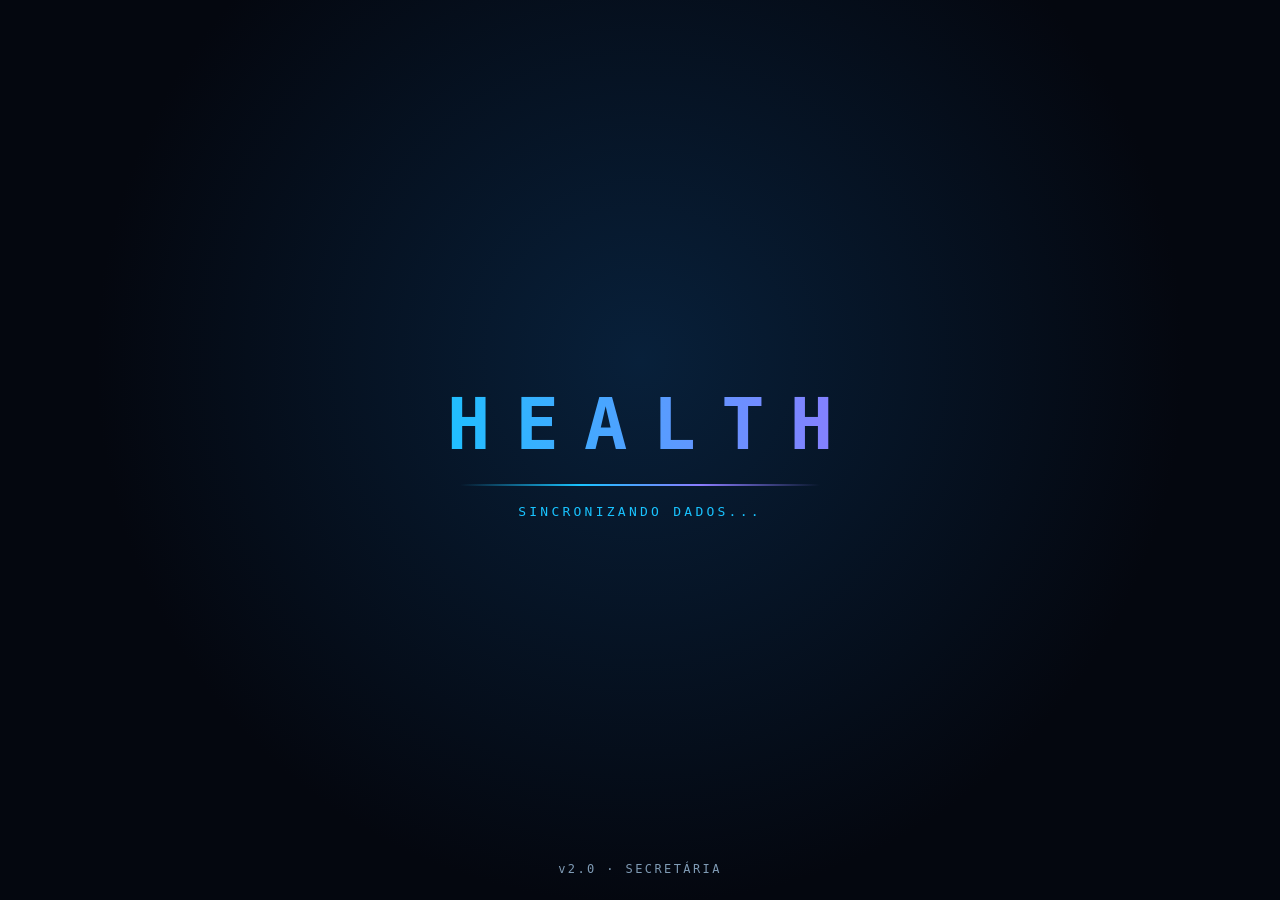
<file: index.html>
<!doctype html>
<html lang="pt-BR">
<head>
<meta charset="utf-8">
<meta name="viewport" content="width=device-width,initial-scale=1,viewport-fit=cover">
<meta name="theme-color" content="#04070f">
<meta name="robots" content="noindex,nofollow">
<link rel="manifest" href="manifest.webmanifest">
<link rel="icon" href="icon-192.png">
<link rel="apple-touch-icon" href="icon-192.png">
<title>Health</title>
<link rel="stylesheet" href="app.css">
</head>
<body>

<div class="screen" id="boot">
  <div class="logo" id="bootName">HEALTH</div>
  <div class="hr"></div>
  <div class="blink">SINCRONIZANDO DADOS...</div>
  <div class="ver">v2.0 · SECRETÁRIA</div>
</div>

<div class="screen out hide" id="activate">
  <div class="logo" id="actName">HEALTH</div>
  <div class="hr"></div>
  <button class="btn-act" id="btnActivate">► ATIVAR SISTEMA</button>
  <div class="blink">TOQUE PARA INICIAR</div>
</div>

<div id="app" class="hide">
  <div class="top">
    <div class="nm" id="topName">HEALTH</div>
    <div class="sp"></div>
    <div class="pill" id="topPill">pronto</div>
  </div>
  <main>
    <!-- INÍCIO -->
    <section class="tab on" id="tab-home">
      <div class="stage">
        <div class="orbwrap idle" id="orb"><div class="ring"></div><div class="ring"></div><div class="ring"></div><div class="orb"></div></div>
        <div class="status" id="status">Toque no orbe ou no microfone</div>
        <div class="you" id="you"></div>
        <div class="reply" id="reply">Fala comigo, Renan. Posso cuidar da sua agenda, e-mails, contas, saúde e responder sobre a sua vida e os seus projetos.</div>
        <div class="row">
          <button class="mic" id="mic" aria-label="Falar">🎙</button>
          <input class="txt" id="txt" placeholder="ou digite e tecle Enter" autocomplete="off">
          <button class="small" id="stop" aria-label="Parar a fala">⏹</button>
        </div>
        <div class="chips" id="chips"></div>
        <div class="card tasks" id="tasksCard">
          <h3>✅ Tarefas</h3>
          <div class="row" style="margin-bottom:8px"><input class="txt" id="taskIn" placeholder="nova tarefa (ex.: ligar pro contador)" autocomplete="off"><input class="txt" id="taskDue" type="date" style="flex:0 0 140px"></div>
          <div id="taskList" class="mut">Carregando...</div>
          <h3 style="margin-top:16px">⏰ Lembretes</h3>
          <div class="row" style="margin-bottom:8px"><input class="txt" id="remIn" placeholder="novo lembrete" autocomplete="off"><input class="txt" id="remAt" type="datetime-local" style="flex:0 0 190px"></div>
          <div id="remList" class="mut">Carregando...</div>
        </div>
      </div>
    </section>

    <!-- AGENDA -->
    <section class="tab" id="tab-agenda">
      <div class="sbhead"><div class="t">📅 AGENDA</div><div class="c"></div>
        <button class="small tiny" id="evAdd" aria-label="Novo compromisso">+</button>
        <button class="small tiny" id="agendaRefresh" aria-label="Atualizar">↻</button></div>
      <div id="agendaBox"></div>
    </section>

    <!-- CAIXA -->
    <section class="tab" id="tab-inbox">
      <div class="sbhead"><div class="t">✉️ CAIXA</div><div class="c"></div>
        <button class="small tiny" id="inboxRefresh" aria-label="Atualizar">↻</button></div>
      <div id="inboxBox"></div>
    </section>

    <!-- SAÚDE -->
    <section class="tab" id="tab-health">
      <h2>Oura</h2>
      <div class="card" id="ouraBox"></div>
      <h2>Pressão e remédio</h2>
      <div class="card">
        <h3>Registrar pressão</h3>
        <div class="grid2">
          <div><label>Sistólica (máxima)</label><input class="inp" id="bpS" type="number" inputmode="numeric" placeholder="120"></div>
          <div><label>Diastólica (mínima)</label><input class="inp" id="bpD" type="number" inputmode="numeric" placeholder="80"></div>
          <div><label>Pulso (opcional)</label><input class="inp" id="bpP" type="number" inputmode="numeric" placeholder="70"></div>
          <div><label>Obs. (opcional)</label><input class="inp" id="bpN" placeholder="após café, em jejum..."></div>
        </div>
        <div class="btnrow"><button class="btn" id="bpSave">Salvar medição</button><button class="btn ghost" id="medTake">💊 Tomei o remédio</button></div>
        <div class="mut" style="margin-top:8px">Por voz: diga "registrar pressão 12 por 8".</div>
      </div>
      <div class="card"><h3>Últimas medições</h3><div id="bpChart"></div><div id="bpList"></div></div>
      <div class="card"><h3>Remédio</h3><div id="medList" class="mut"></div></div>
      <div class="foot">O Health organiza e mostra tendências. Não substitui médico. Pressão acima de 180/120, dor no peito, falta de ar ou mal-estar forte: procure atendimento.</div>
    </section>

    <!-- MAIS -->
    <section class="tab" id="tab-more">
      <h2>Mais</h2>
      <button class="menu" data-go="digest"><span>☀️</span><div><b>Briefing do dia</b><small>Seu resumo falado da manhã</small></div></button>
      <button class="menu" data-go="brain"><span>🧠</span><div><b>Second Brain</b><small>O que o Health sabe sobre você</small></div></button>
      <button class="menu" data-go="news"><span>📰</span><div><b>Notícias</b><small>Seus assuntos, em manchetes</small></div></button>
      <button class="menu" data-go="cfg"><span>⚙️</span><div><b>Configurações</b><small>Contas, voz, notificações, backup</small></div></button>
    </section>

    <!-- DIGEST -->
    <section class="tab" id="tab-digest">
      <div class="sbhead"><button class="small tiny" data-go="more" aria-label="Voltar">←</button><div class="t">☀️ BRIEFING DO DIA</div></div>
      <div class="card"><div class="mut" id="digestDay"></div><div id="digestText" class="digest"></div>
        <div class="btnrow"><button class="btn" id="digestListen">🔊 Ouvir</button><button class="btn ghost" id="digestNow">Gerar agora</button></div></div>
      <div class="mut">Chega sozinho às 7h, com notificação no celular. Por voz: diga "bom dia".</div>
      <div class="sbhead" style="margin-top:18px"><div class="t">📋 REVISÃO DA SEMANA</div></div>
      <div class="card"><div class="mut" id="reviewDay"></div><div id="reviewText" class="digest"></div>
        <div class="btnrow"><button class="btn" id="reviewListen">🔊 Ouvir</button><button class="btn ghost" id="reviewNow">Gerar agora</button></div></div>
      <div class="mut">Chega sozinha todo domingo às 18h.</div>
    </section>

    <!-- SECOND BRAIN -->
    <section class="tab" id="tab-brain">
      <div class="sbhead">
        <button class="small tiny" data-go="more" aria-label="Voltar">←</button>
        <div class="t">🧠 SECOND BRAIN</div>
        <div class="c" id="sbCount"></div>
        <button class="small tiny" id="sbAdd" aria-label="Nova nota">+</button>
        <button class="small tiny" id="sbReload" aria-label="Recarregar">↻</button>
      </div>
      <div class="graph" id="graph"></div>
      <div class="legend" id="legend"></div>
      <div class="card hide" id="sbEmpty">
        <h3>Seu Second Brain está vazio</h3>
        <div class="mut">Importe o arquivo <b>seed-secondbrain.json</b> (está na pasta privado do seu Drive) para carregar suas notas.</div>
        <div class="btnrow"><button class="btn" id="sbImportBtn">Importar notas</button></div>
      </div>
    </section>

    <!-- NOTÍCIAS -->
    <section class="tab" id="tab-news">
      <div class="sbhead"><button class="small tiny" data-go="more" aria-label="Voltar">←</button><div class="t">📰 NOTÍCIAS</div><div class="c"></div>
        <button class="small tiny" id="newsRefresh" aria-label="Atualizar">↻</button></div>
      <div id="newsBox"></div>
    </section>

    <!-- CONFIG -->
    <section class="tab" id="tab-cfg">
      <div class="sbhead"><button class="small tiny" data-go="more" aria-label="Voltar">←</button><div class="t">⚙️ CONFIGURAÇÕES</div></div>
      <div class="card">
        <h3>Servidor</h3>
        <div class="mut" id="srvState"></div>
        <div class="btnrow" id="cfgRemote"><button class="btn ghost" id="logoutBtn">Sair da conta</button></div>
      </div>
      <div class="card">
        <h3>Cérebro e voz</h3>
        <div id="cfgLocal"><label>Chave da API da Anthropic (modo local)</label>
          <input class="inp" id="cfgKey" type="password" placeholder="sk-ant-..." autocomplete="off">
          <div class="foot" style="margin:6px 0 10px">Fica só neste aparelho. Com o servidor ativado, a chave sai do celular.</div></div>
        <label>Nível</label>
        <select class="inp" id="cfgModel"></select>
        <label style="margin-top:10px">Voz</label>
        <select class="inp" id="cfgVoiceMode"><option value="server">Natural (servidor)</option><option value="browser">Do navegador</option></select>
        <label style="margin-top:10px">Motor da voz natural</label>
        <select class="inp" id="cfgVoiceProv"><option value="google">Google (Chirp 3 HD)</option><option value="elevenlabs">ElevenLabs (mordomo britânico)</option></select>
        <label style="margin-top:10px">Voz</label>
        <select class="inp" id="cfgVoiceName"></select>
        <div class="btnrow"><button class="btn" id="cfgSave">Salvar</button><button class="btn ghost" id="cfgVoiceTest">Testar voz</button></div>
      </div>
      <div class="card" id="googleCard">
        <h3>Contas de e-mail e agenda</h3>
        <div id="gAccounts" class="mut"></div>
        <h3 style="margin-top:14px">+ Conta Google (Gmail e Agenda)</h3>
        <div class="grid2">
          <div><label>Apelido</label><input class="inp" id="gLabel" placeholder="Pessoal"></div>
          <div><label>Cor</label><input class="inp" id="gColor" type="color" value="#19c3ff" style="padding:4px;height:44px"></div>
        </div>
        <div class="btnrow"><button class="btn" id="gAdd">Conectar conta Google</button></div>
        <h3 style="margin-top:18px">+ Outro e-mail (IMAP: Locaweb e similares)</h3>
        <label>E-mail</label><input class="inp" id="iEmail" type="email" placeholder="renan@personalizebr.com.br" autocomplete="off">
        <label style="margin-top:8px">Senha do e-mail</label><input class="inp" id="iPass" type="password" autocomplete="new-password">
        <div class="grid2" style="margin-top:8px">
          <div><label>Servidor IMAP</label><input class="inp" id="iHost" value="email-ssl.com.br"></div>
          <div><label>Apelido</label><input class="inp" id="iLabel" placeholder="Personalize BR"></div>
        </div>
        <label style="margin-top:8px">Cor</label><input class="inp" id="iColor" type="color" value="#8b7cff" style="padding:4px;height:44px">
        <div class="btnrow"><button class="btn" id="iAdd">Conectar e-mail</button></div>
        <div class="foot">Só leitura: o Health nunca envia, responde, apaga nem marca e-mails como lidos. A senha fica guardada no seu servidor privado. Compromissos só são criados na agenda "Health", com a sua confirmação. A agenda funciona só com contas Google.</div>
      </div>
      <div class="card">
        <h3>Assuntos das notícias</h3>
        <textarea class="inp" id="cfgTopics" rows="7" placeholder="um assunto por linha"></textarea>
        <div class="btnrow"><button class="btn" id="topicsSave">Salvar assuntos</button></div>
      </div>
      <div class="card" id="playbookCard">
        <h3>Regras do Health (suas premissas)</h3>
        <div class="mut" style="margin-bottom:8px">É assim que o Health pensa: prioridades, saúde, dinheiro, trabalho. Edite como quiser; ele passa a seguir na hora.</div>
        <textarea class="inp" id="playbookTxt" rows="14"></textarea>
        <div class="grid2" style="margin-top:8px"><div><label>Hora do remédio (lembrete)</label><input class="inp" id="medHour" type="number" min="5" max="20" value="9"></div></div>
        <div class="btnrow"><button class="btn" id="playbookSave">Salvar regras</button><button class="btn ghost" id="playbookReset">Restaurar padrão</button></div>
      </div>
      <div class="card">
        <h3>Notificações</h3>
        <div class="mut">O briefing das 7h e os avisos chegam como notificação neste celular.</div>
        <div class="btnrow"><button class="btn" id="pushOn">Ativar neste aparelho</button><button class="btn ghost" id="pushTest">Testar</button></div>
      </div>
      <div class="card">
        <h3>Dados</h3>
        <div class="btnrow">
          <button class="btn ghost" id="exportBtn">Exportar backup</button>
          <button class="btn ghost" id="importBtn">Importar notas/backup</button>
          <button class="btn red" id="resetChat">Limpar conversa</button>
        </div>
        <input type="file" id="fileIn" accept="application/json,.json" class="hide">
      </div>
      <div class="card hide" id="installCard">
        <h3>Instalar no celular</h3>
        <div class="btnrow"><button class="btn" id="installBtn">Instalar app</button></div>
      </div>
    </section>
  </main>
  <nav>
    <button data-tab="home" class="on"><span class="ic">◉</span>Início</button>
    <button data-tab="agenda"><span class="ic">📅</span>Agenda</button>
    <button data-tab="inbox"><span class="ic">✉️</span>Caixa<i class="badge hide" id="navBadge">0</i></button>
    <button data-tab="health"><span class="ic">❤</span>Saúde</button>
    <button data-tab="more"><span class="ic">☰</span>Mais</button>
  </nav>
</div>

<div class="modal hide" id="modal"><div class="sheet" id="sheet"></div></div>

<script src="config.js"></script>
<script src="core.js"></script>
<script src="voice.js"></script>
<script src="brain.js"></script>
<script src="health.js"></script>
<script src="agenda.js"></script>
<script src="inbox.js"></script>
<script src="news.js"></script>
<script src="tasks.js"></script>
<script src="main.js"></script>
</body>
</html>
</file>
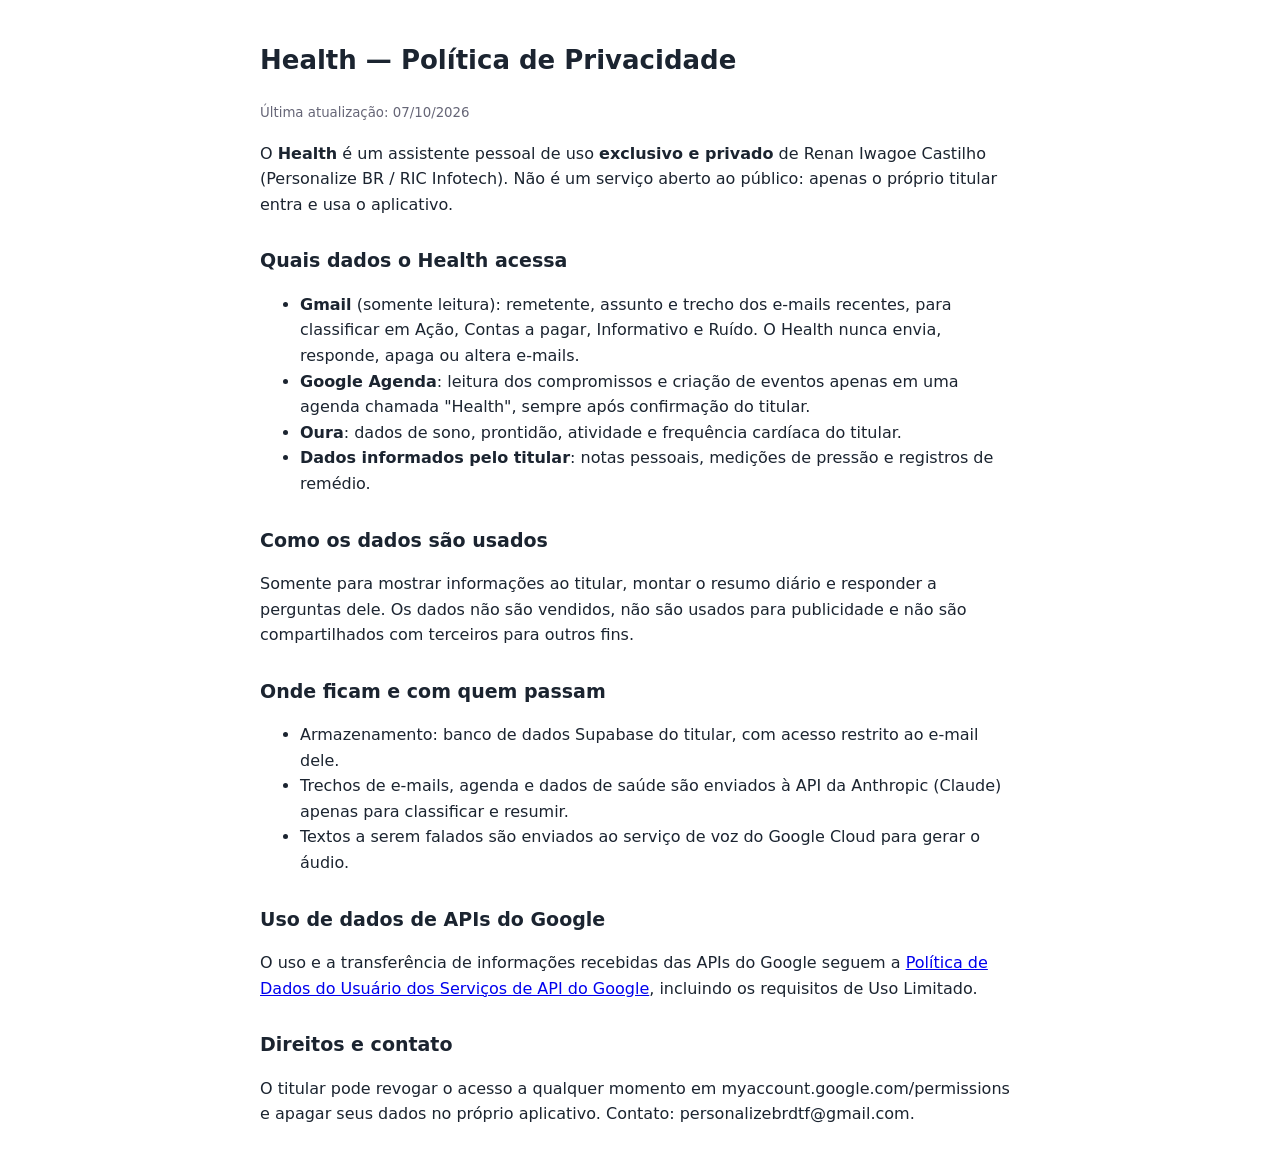
<file: health-privacidade.html>
<!doctype html>
<html lang="pt-BR">
<head>
<meta charset="utf-8">
<meta name="viewport" content="width=device-width,initial-scale=1">
<title>Health — Política de Privacidade</title>
<style>body{font:16px/1.6 system-ui,sans-serif;max-width:760px;margin:40px auto;padding:0 16px;color:#1b2430}h1{font-size:26px}h2{font-size:19px;margin-top:28px}small{color:#667}</style>
</head>
<body>
<h1>Health — Política de Privacidade</h1>
<small>Última atualização: 07/10/2026</small>

<p>O <b>Health</b> é um assistente pessoal de uso <b>exclusivo e privado</b> de Renan Iwagoe Castilho (Personalize BR / RIC Infotech). Não é um serviço aberto ao público: apenas o próprio titular entra e usa o aplicativo.</p>

<h2>Quais dados o Health acessa</h2>
<ul>
<li><b>Gmail</b> (somente leitura): remetente, assunto e trecho dos e-mails recentes, para classificar em Ação, Contas a pagar, Informativo e Ruído. O Health nunca envia, responde, apaga ou altera e-mails.</li>
<li><b>Google Agenda</b>: leitura dos compromissos e criação de eventos apenas em uma agenda chamada "Health", sempre após confirmação do titular.</li>
<li><b>Oura</b>: dados de sono, prontidão, atividade e frequência cardíaca do titular.</li>
<li><b>Dados informados pelo titular</b>: notas pessoais, medições de pressão e registros de remédio.</li>
</ul>

<h2>Como os dados são usados</h2>
<p>Somente para mostrar informações ao titular, montar o resumo diário e responder a perguntas dele. Os dados não são vendidos, não são usados para publicidade e não são compartilhados com terceiros para outros fins.</p>

<h2>Onde ficam e com quem passam</h2>
<ul>
<li>Armazenamento: banco de dados Supabase do titular, com acesso restrito ao e-mail dele.</li>
<li>Trechos de e-mails, agenda e dados de saúde são enviados à API da Anthropic (Claude) apenas para classificar e resumir.</li>
<li>Textos a serem falados são enviados ao serviço de voz do Google Cloud para gerar o áudio.</li>
</ul>

<h2>Uso de dados de APIs do Google</h2>
<p>O uso e a transferência de informações recebidas das APIs do Google seguem a <a href="https://developers.google.com/terms/api-services-user-data-policy">Política de Dados do Usuário dos Serviços de API do Google</a>, incluindo os requisitos de Uso Limitado.</p>

<h2>Direitos e contato</h2>
<p>O titular pode revogar o acesso a qualquer momento em myaccount.google.com/permissions e apagar seus dados no próprio aplicativo. Contato: personalizebrdtf@gmail.com.</p>
</body>
</html>
</file>
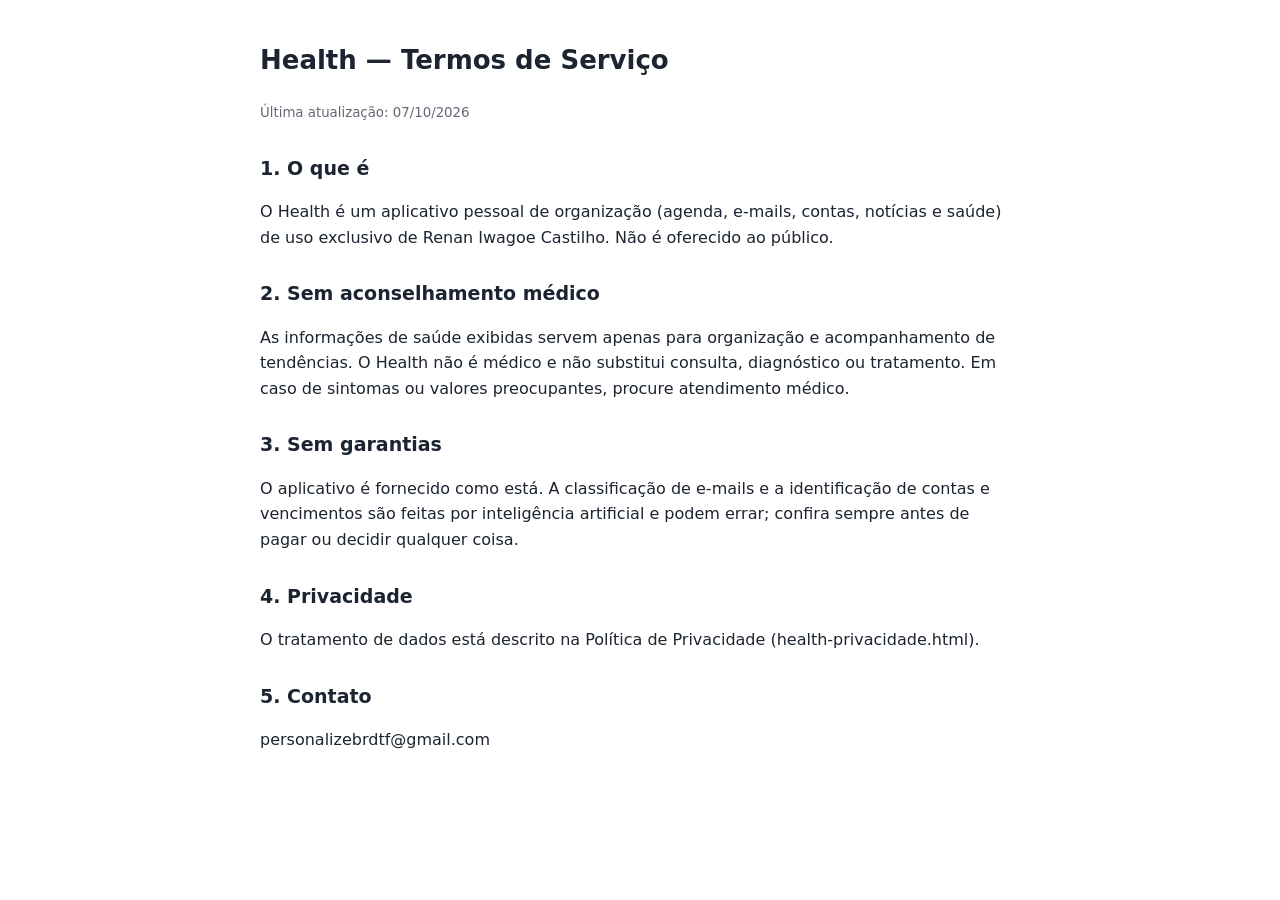
<file: health-termos.html>
<!doctype html>
<html lang="pt-BR">
<head>
<meta charset="utf-8">
<meta name="viewport" content="width=device-width,initial-scale=1">
<title>Health — Termos de Serviço</title>
<style>body{font:16px/1.6 system-ui,sans-serif;max-width:760px;margin:40px auto;padding:0 16px;color:#1b2430}h1{font-size:26px}h2{font-size:19px;margin-top:28px}small{color:#667}</style>
</head>
<body>
<h1>Health — Termos de Serviço</h1>
<small>Última atualização: 07/10/2026</small>

<h2>1. O que é</h2>
<p>O Health é um aplicativo pessoal de organização (agenda, e-mails, contas, notícias e saúde) de uso exclusivo de Renan Iwagoe Castilho. Não é oferecido ao público.</p>

<h2>2. Sem aconselhamento médico</h2>
<p>As informações de saúde exibidas servem apenas para organização e acompanhamento de tendências. O Health não é médico e não substitui consulta, diagnóstico ou tratamento. Em caso de sintomas ou valores preocupantes, procure atendimento médico.</p>

<h2>3. Sem garantias</h2>
<p>O aplicativo é fornecido como está. A classificação de e-mails e a identificação de contas e vencimentos são feitas por inteligência artificial e podem errar; confira sempre antes de pagar ou decidir qualquer coisa.</p>

<h2>4. Privacidade</h2>
<p>O tratamento de dados está descrito na Política de Privacidade (health-privacidade.html).</p>

<h2>5. Contato</h2>
<p>personalizebrdtf@gmail.com</p>
</body>
</html>
</file>
<file: app.css>
:root{--acc:#19c3ff;--acc2:#8b7cff;--bg:#04070f;--panel:#0a1220;--panel2:#0e1a2e;--line:#16304d;--tx:#dff3ff;--mut:#7f9bb5;--ok:#10b981;--warn:#fbbf24;--bad:#ff5547;
--mono:ui-monospace,"SF Mono","Cascadia Mono",Consolas,monospace;--sans:system-ui,-apple-system,"Segoe UI",Roboto,sans-serif}
*{box-sizing:border-box;-webkit-tap-highlight-color:transparent}
html,body{margin:0;height:100%;background:var(--bg);color:var(--tx);font-family:var(--sans);overflow:hidden}
button,input,select,textarea{font:inherit;color:inherit}
.hide{display:none!important}

/* BOOT + ATIVAÇÃO */
.screen{position:fixed;inset:0;display:flex;flex-direction:column;align-items:center;justify-content:center;gap:18px;background:radial-gradient(circle at 50% 40%,#08203a 0,var(--bg) 65%);z-index:50;transition:opacity .6s}
.screen.out{opacity:0;pointer-events:none}
.logo{font-family:var(--mono);font-size:clamp(34px,11vw,72px);letter-spacing:.35em;padding-left:.35em;font-weight:700;background:linear-gradient(90deg,var(--acc),var(--acc2));-webkit-background-clip:text;background-clip:text;color:transparent}
.hr{width:min(70vw,360px);height:2px;background:linear-gradient(90deg,transparent,var(--acc),var(--acc2),transparent)}
.blink{font-family:var(--mono);font-size:13px;letter-spacing:.25em;color:var(--acc);animation:blink 1s infinite}
.ver{position:absolute;bottom:24px;font-family:var(--mono);font-size:12px;color:var(--mut);letter-spacing:.2em}
@keyframes blink{50%{opacity:.25}}
.btn-act{font-family:var(--mono);letter-spacing:.2em;font-size:15px;padding:16px 28px;border-radius:12px;border:1px solid var(--acc);background:rgba(25,195,255,.1);color:var(--acc);box-shadow:0 0 24px rgba(25,195,255,.35);cursor:pointer}
.btn-act:active{transform:scale(.97)}

/* APP */
#app{position:fixed;inset:0;display:flex;flex-direction:column;padding-top:env(safe-area-inset-top)}
.top{display:flex;align-items:center;gap:10px;padding:10px 16px;border-bottom:1px solid var(--line)}
.top .nm{font-family:var(--mono);letter-spacing:.3em;font-weight:700;color:var(--acc);font-size:15px}
.top .sp{flex:1}
.pill{font-family:var(--mono);font-size:12px;color:var(--mut);border:1px solid var(--line);border-radius:99px;padding:4px 10px}
main{flex:1;min-height:0;position:relative}
.tab{position:absolute;inset:0;overflow-y:auto;padding:14px 16px 90px;display:none;animation:rise .35s}
.tab.on{display:block}
@keyframes rise{from{opacity:0;transform:translateY(8px)}to{opacity:1;transform:none}}
nav{display:flex;border-top:1px solid var(--line);background:#050b16;padding-bottom:env(safe-area-inset-bottom)}
nav button{flex:1;background:none;border:0;padding:10px 4px 9px;color:var(--mut);font-size:12px;display:flex;flex-direction:column;align-items:center;gap:3px;cursor:pointer}
nav button .ic{font-size:20px;line-height:1}
nav button.on{color:var(--acc)}

/* ORB */
.stage{display:flex;flex-direction:column;align-items:center;gap:12px;padding-top:6px}
.orbwrap{position:relative;width:min(56vw,230px);aspect-ratio:1;cursor:pointer}
.orb{position:absolute;inset:18%;border-radius:50%;background:radial-gradient(circle at 38% 32%,#bff0ff,var(--acc) 38%,#06324f 100%);box-shadow:0 0 40px var(--acc),0 0 90px rgba(25,195,255,.35)}
.ring{position:absolute;inset:0;border-radius:50%;border:2px solid var(--acc);opacity:0}
.orbwrap.idle .orb{animation:pulse 3.2s ease-in-out infinite}
.orbwrap.think .orb{animation:pulse .7s ease-in-out infinite}
.orbwrap.listen .ring,.orbwrap.speak .ring{animation:wave 1.8s ease-out infinite}
.orbwrap.listen .ring:nth-child(2),.orbwrap.speak .ring:nth-child(2){animation-delay:.6s}
.orbwrap.listen .ring:nth-child(3),.orbwrap.speak .ring:nth-child(3){animation-delay:1.2s}
.orbwrap.listen .orb{animation:pulse 1.2s ease-in-out infinite}
.orbwrap.speak .orb{animation:pulse 1.8s ease-in-out infinite;filter:hue-rotate(-12deg)}
@keyframes pulse{50%{transform:scale(1.08);box-shadow:0 0 60px var(--acc),0 0 120px rgba(25,195,255,.5)}}
@keyframes wave{0%{transform:scale(.55);opacity:.7}100%{transform:scale(1.05);opacity:0}}
.status{font-family:var(--mono);font-size:12px;letter-spacing:.2em;color:var(--acc);text-transform:uppercase;min-height:16px}
.you{color:var(--mut);font-size:14px;text-align:center;min-height:20px;max-width:560px}
.reply{background:var(--panel);border:1px solid var(--line);border-radius:14px;padding:14px 16px;font-size:16px;line-height:1.5;width:100%;max-width:560px;min-height:84px;max-height:34vh;overflow-y:auto}
.row{display:flex;gap:10px;width:100%;max-width:560px;align-items:center}
.mic{flex:0 0 auto;width:72px;height:72px;border-radius:50%;border:1px solid var(--acc);background:rgba(25,195,255,.12);color:var(--acc);font-size:30px;cursor:pointer;box-shadow:0 0 22px rgba(25,195,255,.35)}
.mic.rec{background:var(--acc);color:#001726;animation:pulse 1s infinite}
.small{width:46px;height:46px;border-radius:12px;border:1px solid var(--line);background:var(--panel);cursor:pointer;font-size:18px}
.txt{flex:1;min-width:0;background:var(--panel);border:1px solid var(--line);border-radius:12px;padding:13px 14px;outline:none}
.txt:focus{border-color:var(--acc)}
.chips{display:flex;flex-wrap:wrap;gap:8px;width:100%;max-width:560px}
.chip{border:1px solid var(--line);background:var(--panel);color:var(--mut);padding:7px 12px;border-radius:99px;font-size:13px;cursor:pointer}

/* CARDS / FORMS */
h2{font-family:var(--mono);font-size:13px;letter-spacing:.2em;color:var(--acc);margin:4px 0 12px;text-transform:uppercase}
.card{background:var(--panel);border:1px solid var(--line);border-radius:14px;padding:14px;margin-bottom:12px}
.card h3{margin:0 0 8px;font-size:15px}
.mut{color:var(--mut);font-size:14px;line-height:1.5}
.grid2{display:grid;grid-template-columns:1fr 1fr;gap:10px}
label{display:block;font-size:12px;color:var(--mut);margin:0 0 4px}
.inp{width:100%;background:var(--bg);border:1px solid var(--line);border-radius:10px;padding:11px 12px;outline:none}
.inp:focus{border-color:var(--acc)}
.btn{background:var(--acc);color:#001726;border:0;border-radius:10px;padding:12px 16px;font-weight:700;cursor:pointer}
.btn.ghost{background:transparent;color:var(--acc);border:1px solid var(--acc)}
.btn.red{background:transparent;color:var(--bad);border:1px solid var(--bad)}
.btnrow{display:flex;gap:10px;flex-wrap:wrap;margin-top:10px}
.item{display:flex;align-items:center;gap:10px;padding:9px 0;border-top:1px solid var(--line)}
.item:first-child{border-top:0}
.dot{width:10px;height:10px;border-radius:50%;flex:0 0 auto}
.big{font-family:var(--mono);font-size:20px}
.tag{font-size:12px;font-family:var(--mono);padding:2px 8px;border-radius:99px;border:1px solid}

/* SECOND BRAIN */
.sbhead{display:flex;align-items:center;gap:8px;margin-bottom:8px}
.sbhead .t{font-family:var(--mono);letter-spacing:.15em;font-size:13px;color:var(--acc)}
.sbhead .c{margin-left:auto;font-size:12px;color:var(--mut)}
.graph{background:radial-gradient(circle at 50% 50%,#0a1c33 0,var(--panel) 75%);border:1px solid var(--line);border-radius:14px;overflow:hidden}
.graph svg{display:block;width:100%;height:auto}
.legend{display:flex;flex-wrap:wrap;gap:6px 14px;font-size:12px;color:var(--mut);margin:10px 0}
.legend .ok{margin-left:auto;color:var(--ok)}
.edash{stroke-dasharray:5 11;animation:dash 2.4s linear infinite}
@keyframes dash{to{stroke-dashoffset:-32}}
.breath{transform-box:fill-box;transform-origin:center;animation:breath 3.4s ease-in-out infinite}
@keyframes breath{0%,100%{opacity:.25;transform:scale(1)}50%{opacity:.7;transform:scale(1.18)}}
.corepulse{transform-box:fill-box;transform-origin:center;animation:breath 2.6s ease-in-out infinite}
.flash{transform-box:fill-box;transform-origin:center;animation:flash .5s ease-in-out 6}
@keyframes flash{50%{transform:scale(1.7);opacity:.3}}
.nodeg{cursor:pointer}

/* MODAL */
.modal{position:fixed;inset:0;background:rgba(2,5,12,.82);z-index:40;display:flex;align-items:flex-end;justify-content:center}
.sheet{background:var(--panel2);border:1px solid var(--line);border-radius:18px 18px 0 0;padding:18px;width:100%;max-width:560px;max-height:88vh;overflow-y:auto;padding-bottom:calc(18px + env(safe-area-inset-bottom))}
.sheet label{margin-top:10px}
.foot{font-size:12px;color:var(--mut);line-height:1.5;margin-top:14px}

/* ===== v2: novas telas ===== */
.tiny{width:38px;height:38px;flex:0 0 auto}
.small.ok{color:var(--ok);border-color:var(--ok);flex:0 0 auto}
nav button{position:relative}
.badge{position:absolute;top:4px;left:calc(50% + 6px);min-width:18px;height:18px;padding:0 5px;border-radius:99px;background:var(--bad);color:#fff;font-size:12px;font-style:normal;font-weight:700;display:flex;align-items:center;justify-content:center}
h2.hoje{color:#fff}
.card.warn{border-color:var(--warn);color:var(--warn);font-size:14px}
.bar-c{width:4px;align-self:stretch;border-radius:4px;flex:0 0 auto}
.hr-t{font-family:var(--mono);font-size:13px;color:var(--acc);min-width:62px}
.ttl{font-size:15px;line-height:1.35;word-break:break-word}
.small2{font-size:12px;margin-top:2px}
.new{font-size:12px;color:var(--acc);border:1px solid var(--acc);border-radius:99px;padding:0 6px;margin-left:4px}
.snip{margin-top:6px;padding:8px 10px;background:var(--bg);border-radius:8px;font-size:13px;color:var(--mut);line-height:1.45}
.mail{cursor:pointer;align-items:flex-start}
.mail .dot{margin-top:7px}
.bill{text-align:right;flex:0 0 auto}
.bill .amt{font-family:var(--mono);font-size:15px;margin-bottom:4px}
a.item.news{color:inherit;text-decoration:none}
.menu{display:flex;align-items:center;gap:14px;width:100%;text-align:left;background:var(--panel);border:1px solid var(--line);border-radius:14px;padding:14px;margin-bottom:10px;cursor:pointer}
.menu span{font-size:26px}
.menu b{display:block;font-size:16px}
.menu small{color:var(--mut);font-size:13px}
.digest{font-size:17px;line-height:1.6;margin:8px 0 4px;white-space:pre-wrap}
.kgrid{display:grid;grid-template-columns:repeat(3,1fr);gap:8px}
.kpi{background:var(--bg);border:1px solid var(--line);border-radius:12px;padding:10px 6px;text-align:center}
.kpi .v{font-family:var(--mono);font-size:22px;color:var(--acc)}
.kpi .v small{font-size:12px;color:var(--mut)}
.kpi .l{font-size:12px;color:var(--mut);margin-top:2px}
.bars{display:flex;gap:5px;align-items:flex-end;height:60px}
.bar{flex:1;height:100%;display:flex;align-items:flex-end;background:var(--bg);border-radius:4px}
.bar i{display:block;width:100%;border-radius:4px}
#toast{position:fixed;left:50%;bottom:90px;transform:translate(-50%,20px);background:var(--panel2);border:1px solid var(--acc);color:var(--tx);padding:10px 16px;border-radius:12px;font-size:14px;opacity:0;pointer-events:none;transition:.25s;z-index:60;max-width:90vw;text-align:center}
#toast.on{opacity:1;transform:translate(-50%,0)}

/* ===== v3: tarefas e revisão ===== */
.tasks{width:100%;max-width:560px;text-align:left}
.task{display:flex;align-items:center;gap:10px;padding:9px 0;border-top:1px solid var(--line)}
.task:first-child{border-top:0}
.task .ck{flex:0 0 auto;width:28px;height:28px;border-radius:8px;border:1px solid var(--line);background:var(--bg);color:var(--ok);cursor:pointer}
.task .tt{flex:1;min-width:0;font-size:15px;word-break:break-word}
.task .dd{font-size:12px;font-family:var(--mono);color:var(--mut)}
.task .dd.late{color:var(--bad)}
.task .dd.today{color:var(--warn)}
.task.alta .tt{font-weight:600}
</file>
